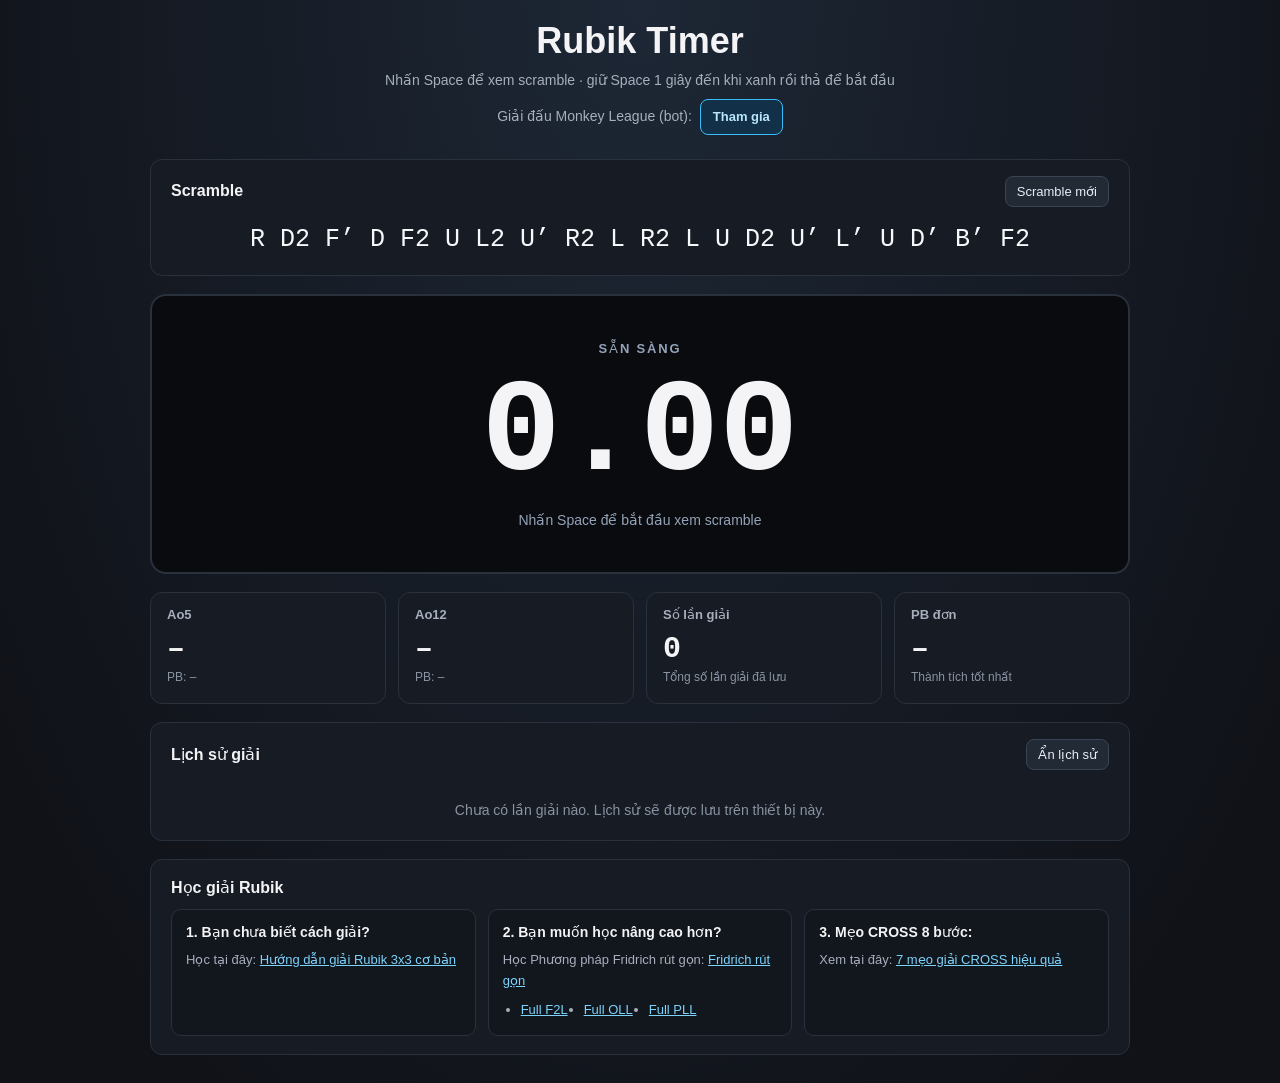
<file: index.html>
<!DOCTYPE html>
<html lang="vi">
<head>
  <meta charset="utf-8">
  <meta name="viewport" content="width=device-width, initial-scale=1, viewport-fit=cover">
  <meta name="theme-color" content="#101218">
  <title>Rubik Timer</title>
  <link rel="stylesheet" href="timer.css">
</head>
<body>
  <main class="app">
    <header class="page-header">
      <h1>Rubik Timer</h1>
      <p>Nhấn Space để xem scramble · giữ Space 1 giây đến khi xanh rồi thả để bắt đầu</p>
      <p class="league-invite">
        Giải đấu Monkey League (bot):
        <a class="league-link" href="versusbot.html">Tham gia</a>
      </p>
    </header>

    <section class="scramble-card" aria-label="Scramble hiện tại">
      <div class="section-heading">
        <h2>Scramble</h2>
        <button class="secondary-button" id="newScramble" type="button">Scramble mới</button>
      </div>
      <p class="scramble" id="scramble" aria-live="polite"></p>
    </section>

    <section class="timer-section" aria-label="Đồng hồ bấm giờ">
      <div class="timer-surface" id="timerSurface" role="group" tabindex="0" aria-label="Vùng hiển thị và điều khiển timer">
        <span class="timer-caption" id="timerCaption">SẴN SÀNG</span>
        <span class="timer-display" id="timerDisplay">0.00</span>
        <span class="timer-hint" id="timerHint">Nhấn Space để bắt đầu xem scramble</span>
      </div>
      <div class="penalties" id="penalties" hidden>
        <span>Áp dụng hình phạt cho lần giải này:</span>
        <button class="penalty-button" id="dnfButton" type="button" aria-pressed="false">DNF</button>
        <button class="penalty-button" id="plusTwoButton" type="button" aria-pressed="false">+2</button>
      </div>
      <p class="storage-status" id="storageStatus" role="status" hidden></p>
    </section>

    <section class="stats" aria-label="Thống kê">
      <article class="stat-card">
        <h2>Ao5</h2>
        <p class="stat-value" id="ao5">–</p>
        <p class="stat-detail">PB: <span id="pbAo5">–</span></p>
      </article>
      <article class="stat-card">
        <h2>Ao12</h2>
        <p class="stat-value" id="ao12">–</p>
        <p class="stat-detail">PB: <span id="pbAo12">–</span></p>
      </article>
      <article class="stat-card">
        <h2>Số lần giải</h2>
        <p class="stat-value" id="solveCount">0</p>
        <p class="stat-detail">Tổng số lần giải đã lưu</p>
      </article>
      <article class="stat-card">
        <h2>PB đơn</h2>
        <p class="stat-value" id="pbSingle">–</p>
        <p class="stat-detail">Thành tích tốt nhất</p>
      </article>
    </section>

    <section class="history-section" aria-labelledby="historyHeading">
      <div class="section-heading">
        <h2 id="historyHeading">Lịch sử giải</h2>
        <button class="secondary-button" id="historyToggle" type="button" aria-expanded="true" aria-controls="historyContent">Ẩn lịch sử</button>
      </div>
      <div id="historyContent">
        <ol class="solve-list" id="solveList"></ol>
        <p class="empty-state" id="emptyState">Chưa có lần giải nào. Lịch sử sẽ được lưu trên thiết bị này.</p>
      </div>
    </section>

    <section class="learning-section" aria-labelledby="learningHeading">
      <h2 id="learningHeading">Học giải Rubik</h2>
      <div class="learning-list">
        <article class="learning-card">
          <h3>1. Bạn chưa biết cách giải?</h3>
          <p>Học tại đây:
            <a href="https://myrubik.com/vi/solve/3x3x3/beginner" target="_blank" rel="noopener noreferrer">Hướng dẫn giải Rubik 3x3 cơ bản</a>
          </p>
        </article>
        <article class="learning-card">
          <h3>2. Bạn muốn học nâng cao hơn?</h3>
          <p>Học Phương pháp Fridrich rút gọn:
            <a href="https://myrubik.com/vi/solve/3x3x3/reduced-fridrich" target="_blank" rel="noopener noreferrer">Fridrich rút gọn</a>
          </p>
          <ul class="learning-links">
            <li><a href="http://myrubik.com/vi/solve/3x3x3/complete-fridrich/f2l" target="_blank" rel="noopener noreferrer">Full F2L</a></li>
            <li><a href="http://myrubik.com/vi/solve/3x3x3/complete-fridrich/oll" target="_blank" rel="noopener noreferrer">Full OLL</a></li>
            <li><a href="http://myrubik.com/vi/solve/3x3x3/complete-fridrich/pll" target="_blank" rel="noopener noreferrer">Full PLL</a></li>
          </ul>
        </article>
        <article class="learning-card">
          <h3>3. Mẹo CROSS 8 bước:</h3>
          <p>Xem tại đây:
            <a href="https://rubikonline.vn/7-meo-giup-ban-giai-cross-dau-cong-rubik-hieu-qua-hon" target="_blank" rel="noopener noreferrer">7 mẹo giải CROSS hiệu quả</a>
          </p>
        </article>
      </div>
    </section>
  </main>
  <script src="timer.js"></script>
</body>
</html>
</file>
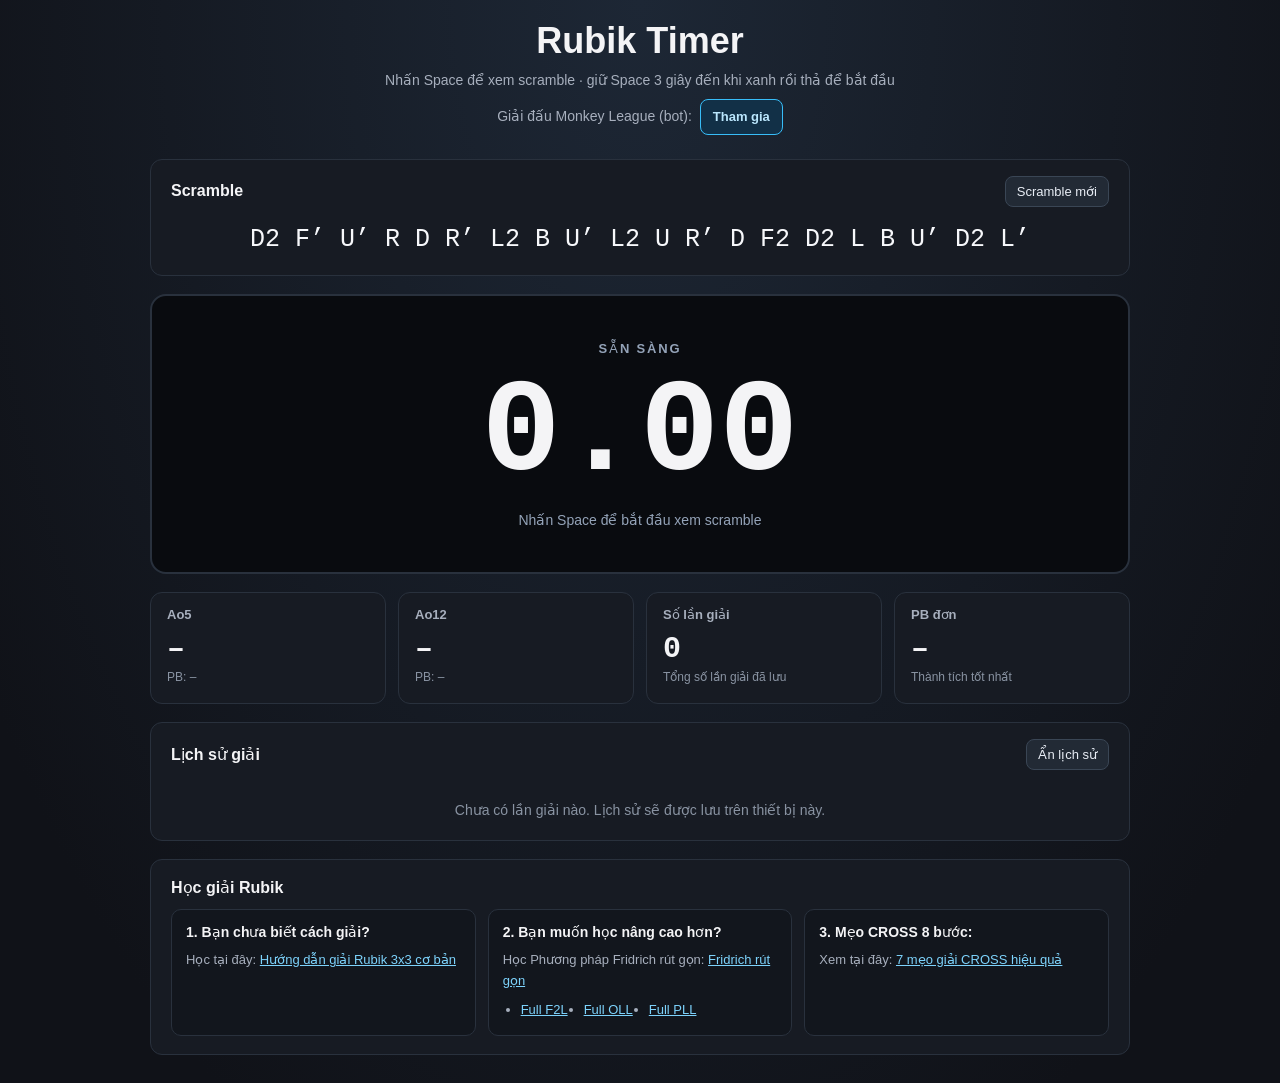
<file: timer_main/index.html>
<!DOCTYPE html>
<html lang="vi">
<head>
  <meta charset="utf-8">
  <meta name="viewport" content="width=device-width, initial-scale=1, viewport-fit=cover">
  <meta name="theme-color" content="#101218">
  <title>Rubik Timer</title>
  <link rel="stylesheet" href="timer.css">
</head>
<body>
  <main class="app">
    <header class="page-header">
      <h1>Rubik Timer</h1>
      <p>Nhấn Space để xem scramble · giữ Space 3 giây đến khi xanh rồi thả để bắt đầu</p>
      <p class="league-invite">
        Giải đấu Monkey League (bot):
        <a class="league-link" href="versusbot.html">Tham gia</a>
      </p>
    </header>

    <section class="scramble-card" aria-label="Scramble hiện tại">
      <div class="section-heading">
        <h2>Scramble</h2>
        <button class="secondary-button" id="newScramble" type="button">Scramble mới</button>
      </div>
      <p class="scramble" id="scramble" aria-live="polite"></p>
    </section>

    <section class="timer-section" aria-label="Đồng hồ bấm giờ">
      <div class="timer-surface" id="timerSurface" role="group" tabindex="0" aria-label="Vùng hiển thị và điều khiển timer">
        <span class="timer-caption" id="timerCaption">SẴN SÀNG</span>
        <span class="timer-display" id="timerDisplay">0.00</span>
        <span class="timer-hint" id="timerHint">Nhấn Space để bắt đầu xem scramble</span>
      </div>
      <div class="penalties" id="penalties" hidden>
        <span>Áp dụng hình phạt cho lần giải này:</span>
        <button class="penalty-button" id="dnfButton" type="button" aria-pressed="false">DNF</button>
        <button class="penalty-button" id="plusTwoButton" type="button" aria-pressed="false">+2</button>
      </div>
      <p class="storage-status" id="storageStatus" role="status" hidden></p>
    </section>

    <section class="stats" aria-label="Thống kê">
      <article class="stat-card">
        <h2>Ao5</h2>
        <p class="stat-value" id="ao5">–</p>
        <p class="stat-detail">PB: <span id="pbAo5">–</span></p>
      </article>
      <article class="stat-card">
        <h2>Ao12</h2>
        <p class="stat-value" id="ao12">–</p>
        <p class="stat-detail">PB: <span id="pbAo12">–</span></p>
      </article>
      <article class="stat-card">
        <h2>Số lần giải</h2>
        <p class="stat-value" id="solveCount">0</p>
        <p class="stat-detail">Tổng số lần giải đã lưu</p>
      </article>
      <article class="stat-card">
        <h2>PB đơn</h2>
        <p class="stat-value" id="pbSingle">–</p>
        <p class="stat-detail">Thành tích tốt nhất</p>
      </article>
    </section>

    <section class="history-section" aria-labelledby="historyHeading">
      <div class="section-heading">
        <h2 id="historyHeading">Lịch sử giải</h2>
        <button class="secondary-button" id="historyToggle" type="button" aria-expanded="true" aria-controls="historyContent">Ẩn lịch sử</button>
      </div>
      <div id="historyContent">
        <ol class="solve-list" id="solveList"></ol>
        <p class="empty-state" id="emptyState">Chưa có lần giải nào. Lịch sử sẽ được lưu trên thiết bị này.</p>
      </div>
    </section>

    <section class="learning-section" aria-labelledby="learningHeading">
      <h2 id="learningHeading">Học giải Rubik</h2>
      <div class="learning-list">
        <article class="learning-card">
          <h3>1. Bạn chưa biết cách giải?</h3>
          <p>Học tại đây:
            <a href="https://myrubik.com/vi/solve/3x3x3/beginner" target="_blank" rel="noopener noreferrer">Hướng dẫn giải Rubik 3x3 cơ bản</a>
          </p>
        </article>
        <article class="learning-card">
          <h3>2. Bạn muốn học nâng cao hơn?</h3>
          <p>Học Phương pháp Fridrich rút gọn:
            <a href="https://myrubik.com/vi/solve/3x3x3/reduced-fridrich" target="_blank" rel="noopener noreferrer">Fridrich rút gọn</a>
          </p>
          <ul class="learning-links">
            <li><a href="http://myrubik.com/vi/solve/3x3x3/complete-fridrich/f2l" target="_blank" rel="noopener noreferrer">Full F2L</a></li>
            <li><a href="http://myrubik.com/vi/solve/3x3x3/complete-fridrich/oll" target="_blank" rel="noopener noreferrer">Full OLL</a></li>
            <li><a href="http://myrubik.com/vi/solve/3x3x3/complete-fridrich/pll" target="_blank" rel="noopener noreferrer">Full PLL</a></li>
          </ul>
        </article>
        <article class="learning-card">
          <h3>3. Mẹo CROSS 8 bước:</h3>
          <p>Xem tại đây:
            <a href="https://rubikonline.vn/7-meo-giup-ban-giai-cross-dau-cong-rubik-hieu-qua-hon" target="_blank" rel="noopener noreferrer">7 mẹo giải CROSS hiệu quả</a>
          </p>
        </article>
      </div>
    </section>
  </main>
  <script src="timer.js"></script>
</body>
</html>
</file>
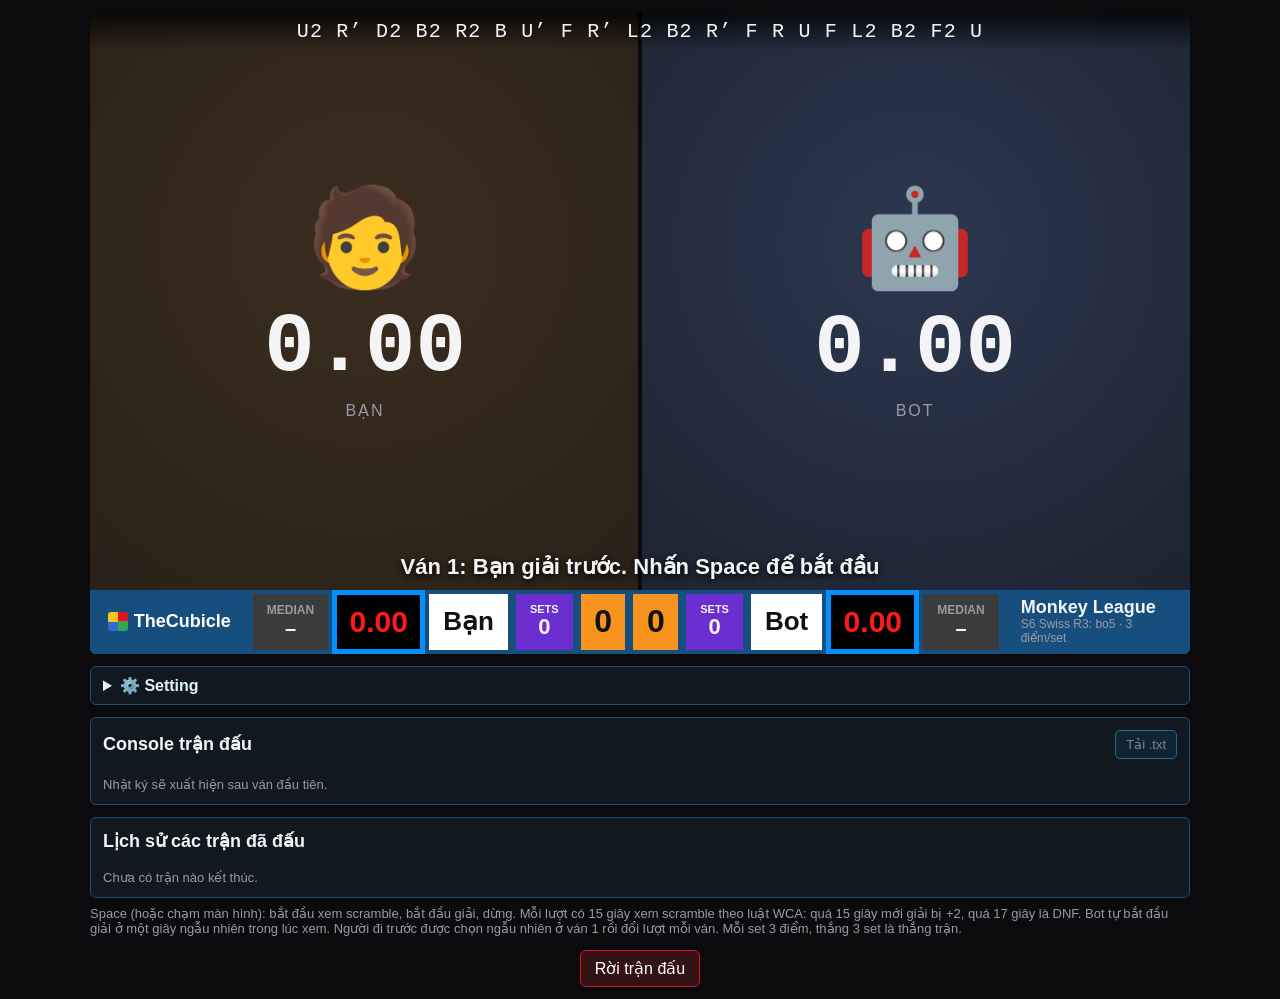
<file: versusbot.html>
<!DOCTYPE html>
<html lang="vi">

<head>
  <meta charset="utf-8">
  <meta name="viewport" content="width=device-width, initial-scale=1, viewport-fit=cover">
  <title>Monkey League – Rubik vs Bot</title>
  <link rel="stylesheet" href="styles.css">
</head>

<body>
  <div class="wrap">
    <div class="stage" id="stage">
      <div class="side p">
        <div class="avatar">🧑</div>
        <div class="big" id="bigP">0.00</div>
        <div class="tag" id="tagP">Bạn</div>
      </div>
      <div class="side b">
        <div class="avatar">🤖</div>
        <div class="big" id="bigB">0.00</div>
        <div class="tag" id="tagB">Bot</div>
      </div>
      <div class="divider"></div>
      <div class="scramble" id="scr"></div>
      <div class="msg" id="msg"></div>
    </div>
    <div class="bar">
      <div class="logo"><i></i>TheCubicle</div>
      <div class="med" id="medCellP">MEDIAN<b id="medP">–</b></div>
      <div class="time" id="timeP">0.00</div>
      <div class="name">Bạn</div>
      <div class="sets" id="setsCellP">SETS<b id="setP">0</b></div>
      <div class="pts" id="ptsP">0</div>
      <div class="pts" id="ptsB">0</div>
      <div class="sets" id="setsCellB">SETS<b id="setB">0</b></div>
      <div class="name">Bot</div>
      <div class="time" id="timeB">0.00</div>
      <div class="med" id="medCellB">MEDIAN<b id="medB">–</b></div>
      <div class="info">Monkey League<small id="matchFormat">S6 Swiss R3: bo5 sets</small></div>
    </div>
    <details class="settings">
      <summary>⚙️ Setting</summary>
      <div class="settings-content">
        <div class="cfg">
          <label for="mean">Bot – trung bình (giây):</label>
          <input id="mean" type="number" value="32" min="5" step="0.5">
          <label for="sigma">Sigma:</label>
          <input id="sigma" type="number" value="4" min="0.5" step="0.5">
          <label for="min">Min:</label>
          <input id="min" type="number" value="15" min="5" step="0.5">
          <label for="pointsToWin">Điểm để thắng một set:</label>
          <input id="pointsToWin" type="number" value="3" min="1" step="1">
          <label for="setsToWin">Sets để thắng trận:</label>
          <input id="setsToWin" type="number" value="3" min="1" step="1">
        </div>
        <p class="settings-note" id="settingsNote">Luật mới áp dụng từ trận tiếp theo.</p>
        <p class="settings-error" id="settingsError" role="status" hidden></p>
      </div>
    </details>
    <section class="match-console" aria-labelledby="matchConsoleHeading">
      <div class="panel-heading">
        <h2 id="matchConsoleHeading">Console trận đấu</h2>
        <button class="console-download" id="downloadLog" type="button" disabled>Tải .txt</button>
      </div>
      <pre class="match-log" id="matchLog" aria-live="polite"></pre>
      <p class="log-empty" id="logEmpty">Nhật ký sẽ xuất hiện sau ván đầu tiên.</p>
    </section>
    <section class="match-history" aria-labelledby="matchHistoryHeading">
      <h2 id="matchHistoryHeading">Lịch sử các trận đã đấu</h2>
      <ol class="match-history-list" id="matchHistoryList"></ol>
      <p class="history-empty" id="historyEmpty">Chưa có trận nào kết thúc.</p>
      <p class="history-error" id="historyError" role="status" hidden></p>
    </section>
    <div class="hint">Space (hoặc chạm màn hình): bắt đầu xem scramble, bắt đầu giải, dừng. Mỗi lượt có 15 giây xem
      scramble theo luật WCA: quá 15 giây mới giải bị +2, quá 17 giây là DNF. Bot tự bắt đầu giải ở một giây ngẫu nhiên
      trong lúc xem. Người đi trước được chọn ngẫu nhiên ở ván 1 rồi đổi lượt mỗi ván. Mỗi set 3 điểm, thắng 3 set là
      thắng trận.</div>
    <div class="leave-match">
      <button class="leave-button" id="leaveMatch" type="button">Rời trận đấu</button>
    </div>
  </div>
  <div class="orientation-notice" id="orientationNotice" hidden>
    <div class="orientation-card">
      <div class="orientation-icon" aria-hidden="true">↻</div>
      <h1>Hãy xoay điện thoại nằm ngang</h1>
      <p id="orientationStatus">Monkey League cần màn hình ngang để hiển thị đầy đủ.</p>
      <button id="enableLandscape" type="button">Thử khóa màn hình ngang</button>
    </div>
  </div>

  <script src="script.js"></script>
</body>

</html>
</file>
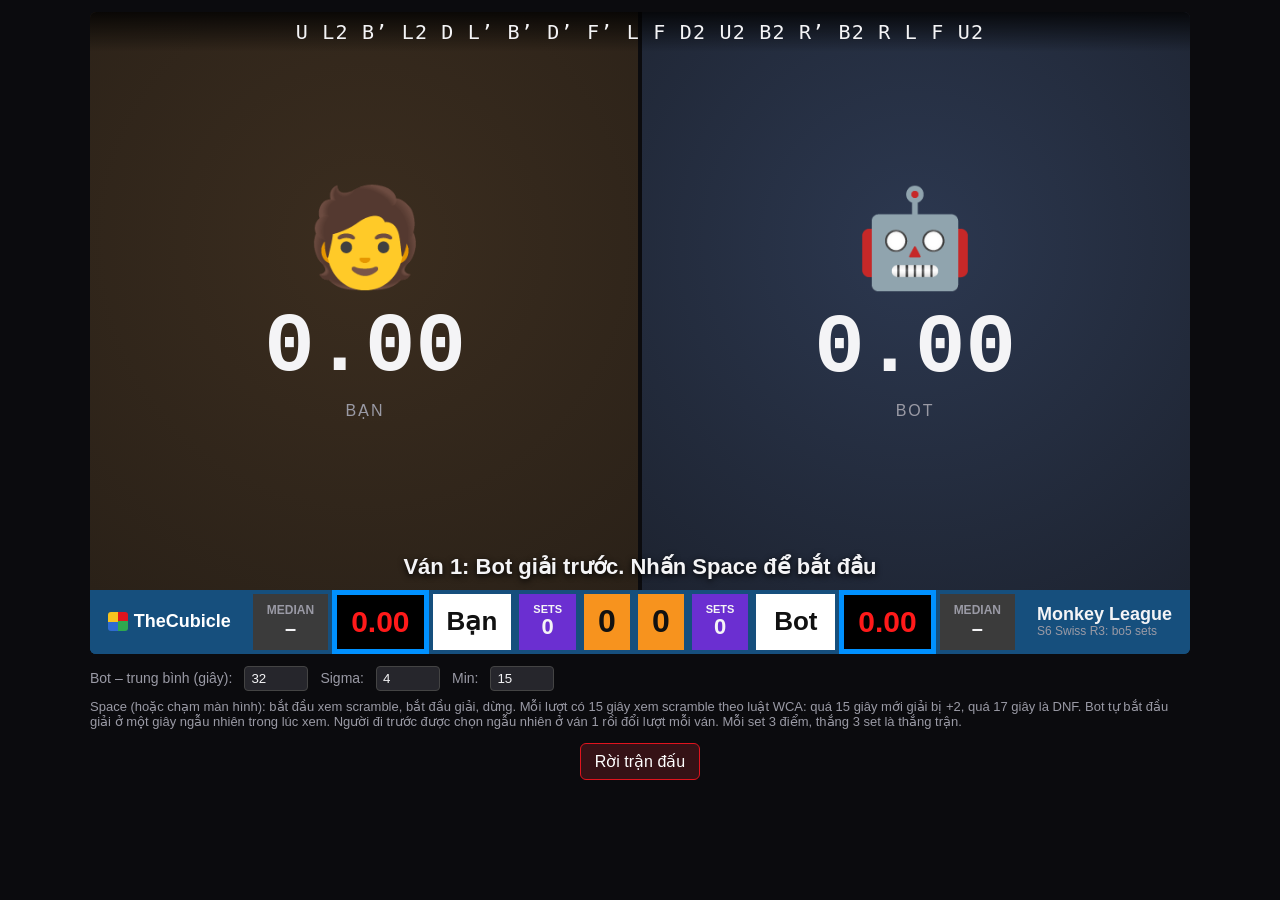
<file: wca/versusbot.html>
<!DOCTYPE html>
<html lang="vi">

<head>
  <meta charset="utf-8">
  <meta name="viewport" content="width=device-width, initial-scale=1, viewport-fit=cover">
  <title>Monkey League – Rubik vs Bot</title>
  <link rel="stylesheet" href="styles.css">
</head>

<body>
  <div class="wrap">
    <div class="stage" id="stage">
      <div class="side p">
        <div class="avatar">🧑</div>
        <div class="big" id="bigP">0.00</div>
        <div class="tag" id="tagP">Bạn</div>
      </div>
      <div class="side b">
        <div class="avatar">🤖</div>
        <div class="big" id="bigB">0.00</div>
        <div class="tag" id="tagB">Bot</div>
      </div>
      <div class="divider"></div>
      <div class="scramble" id="scr"></div>
      <div class="msg" id="msg"></div>
    </div>
    <div class="bar">
      <div class="logo"><i></i>TheCubicle</div>
      <div class="med">MEDIAN<b id="medP">–</b></div>
      <div class="time" id="timeP">0.00</div>
      <div class="name">Bạn</div>
      <div class="sets">SETS<b id="setP">0</b></div>
      <div class="pts" id="ptsP">0</div>
      <div class="pts" id="ptsB">0</div>
      <div class="sets">SETS<b id="setB">0</b></div>
      <div class="name">Bot</div>
      <div class="time" id="timeB">0.00</div>
      <div class="med">MEDIAN<b id="medB">–</b></div>
      <div class="info">Monkey League<small>S6 Swiss R3: bo5 sets</small></div>
    </div>
    <div class="cfg">
      Bot – trung bình (giây): <input id="mean" type="number" value="32" min="5" step="0.5">
      Sigma: <input id="sigma" type="number" value="4" min="0.5" step="0.5">
      Min: <input id="min" type="number" value="15" min="5" step="0.5">
    </div>
    <div class="hint">Space (hoặc chạm màn hình): bắt đầu xem scramble, bắt đầu giải, dừng. Mỗi lượt có 15 giây xem
      scramble theo luật WCA: quá 15 giây mới giải bị +2, quá 17 giây là DNF. Bot tự bắt đầu giải ở một giây ngẫu nhiên
      trong lúc xem. Người đi trước được chọn ngẫu nhiên ở ván 1 rồi đổi lượt mỗi ván. Mỗi set 3 điểm, thắng 3 set là
      thắng trận.</div>
    <div class="leave-match">
      <button class="leave-button" id="leaveMatch" type="button">Rời trận đấu</button>
    </div>
  </div>

  <script src="script.js"></script>
</body>

</html>
</file>
<file: timer.css>
:root {
  color-scheme: dark;
  font-family: "Segoe UI", Roboto, Arial, sans-serif;
  background: #101218;
  color: #f4f4f6;
  font-synthesis: none;
  text-rendering: optimizeLegibility;
}

* {
  box-sizing: border-box;
}

body {
  min-width: 320px;
  min-height: 100vh;
  margin: 0;
  padding: max(20px, env(safe-area-inset-top)) 16px max(28px, env(safe-area-inset-bottom));
  background: radial-gradient(ellipse at 50% 0, #1d2735 0, #101218 48rem);
}

button {
  font: inherit;
}

.app {
  width: min(100%, 980px);
  margin: 0 auto;
}

.page-header {
  margin-bottom: 24px;
  text-align: center;
}

.page-header h1 {
  margin: 0;
  font-size: clamp(24px, 5vw, 36px);
}

.page-header p {
  margin: 8px 0 0;
  color: #a7afbd;
  font-size: 14px;
  line-height: 1.5;
}

.league-invite {
  display: flex;
  align-items: center;
  justify-content: center;
  flex-wrap: wrap;
  gap: 8px;
}

.league-link {
  display: inline-block;
  padding: 7px 12px;
  border: 1px solid #38bdf8;
  border-radius: 8px;
  background: #123047;
  color: #bae6fd;
  font-size: 13px;
  font-weight: 700;
  text-decoration: none;
  transition: background-color 120ms ease;
}

.league-link:hover {
  background: #164e70;
}

.scramble-card,
.stat-card,
.history-section {
  border: 1px solid #29313d;
  border-radius: 12px;
  background: #171b23;
}

.scramble-card {
  padding: 16px 20px;
}

.section-heading {
  display: flex;
  align-items: center;
  justify-content: space-between;
  gap: 12px;
}

.section-heading h2 {
  margin: 0;
  font-size: 16px;
}

.secondary-button,
.penalty-button {
  border: 1px solid #3a4655;
  border-radius: 8px;
  color: #e8edf5;
  cursor: pointer;
  transition: background-color 120ms ease, border-color 120ms ease;
}

.secondary-button {
  padding: 7px 11px;
  background: #222a35;
  font-size: 13px;
}

.secondary-button:hover,
.penalty-button:hover {
  border-color: #60a5fa;
  background: #263445;
}

button:focus-visible {
  outline: 2px solid #60a5fa;
  outline-offset: 3px;
}

.scramble {
  margin: 14px 0 0;
  color: #f7f8fb;
  font-family: Consolas, "Courier New", monospace;
  font-size: clamp(17px, 3.2vw, 25px);
  line-height: 1.55;
  overflow-wrap: anywhere;
  text-align: center;
}

.timer-section {
  margin: 18px 0;
}

.timer-surface {
  display: flex;
  min-height: clamp(190px, 32vw, 280px);
  flex-direction: column;
  align-items: center;
  justify-content: center;
  gap: 12px;
  padding: 20px;
  border: 2px solid #29313d;
  border-radius: 16px;
  background: #090b0f;
  cursor: pointer;
  touch-action: none;
  user-select: none;
  -webkit-user-select: none;
}

.timer-caption {
  color: #94a3b8;
  font-size: 13px;
  font-weight: 700;
  letter-spacing: 0.14em;
}

.timer-display {
  color: #f4f4f6;
  font-family: Consolas, "Courier New", monospace;
  font-size: clamp(64px, 15vw, 132px);
  font-variant-numeric: tabular-nums;
  font-weight: 700;
  line-height: 1;
}

.timer-hint {
  color: #94a3b8;
  font-size: 14px;
  text-align: center;
}

.timer-surface.is-inspecting {
  border-color: #526174;
}

.timer-surface.is-arming {
  border-color: #eab308;
}

.timer-surface.is-ready {
  border-color: #22c55e;
  background: #22c55e;
}

.timer-surface.is-ready .timer-caption,
.timer-surface.is-ready .timer-display,
.timer-surface.is-ready .timer-hint {
  color: #07130b;
}

.timer-surface.is-solving .timer-display {
  color: #7dd3fc;
}

.penalties {
  display: flex;
  flex-wrap: wrap;
  align-items: center;
  justify-content: center;
  gap: 8px;
  margin-top: 12px;
  color: #a7afbd;
  font-size: 13px;
}

.penalty-button {
  min-width: 58px;
  padding: 7px 12px;
  background: #202630;
  font-weight: 700;
}

.penalty-button[aria-pressed="true"] {
  border-color: #f97316;
  background: #7c2d12;
  color: #fff7ed;
}

.storage-status {
  margin: 10px 0 0;
  color: #fca5a5;
  font-size: 13px;
  text-align: center;
}

.stats {
  display: grid;
  grid-template-columns: repeat(4, minmax(0, 1fr));
  gap: 12px;
}

.stat-card {
  min-height: 112px;
  padding: 14px 16px;
}

.stat-card h2 {
  margin: 0;
  color: #a7afbd;
  font-size: 13px;
  font-weight: 600;
}

.stat-value {
  margin: 10px 0 4px;
  font-family: Consolas, "Courier New", monospace;
  font-size: clamp(22px, 4vw, 30px);
  font-weight: 700;
  font-variant-numeric: tabular-nums;
}

.stat-detail {
  margin: 0;
  color: #8993a2;
  font-size: 12px;
}

.history-section {
  margin-top: 18px;
  padding: 16px 20px;
}

.history-section .section-heading {
  margin-bottom: 12px;
}

.solve-list {
  display: grid;
  gap: 8px;
  margin: 0;
  padding: 0;
  list-style: none;
}

.solve-item {
  display: grid;
  grid-template-columns: 52px minmax(100px, 150px) minmax(0, 1fr);
  align-items: baseline;
  gap: 12px;
  padding: 10px 0;
  border-top: 1px solid #29313d;
}

.solve-number {
  color: #8993a2;
  font-size: 13px;
}

.solve-result {
  font-family: Consolas, "Courier New", monospace;
  font-size: 17px;
  font-weight: 700;
  font-variant-numeric: tabular-nums;
}

.solve-scramble {
  color: #a7afbd;
  font-family: Consolas, "Courier New", monospace;
  font-size: 12px;
  line-height: 1.5;
  overflow-wrap: anywhere;
}

.empty-state {
  margin: 0;
  padding: 20px 0 6px;
  color: #8993a2;
  font-size: 14px;
  text-align: center;
}

.learning-section {
  margin-top: 18px;
  padding: 18px 20px;
  border: 1px solid #29313d;
  border-radius: 12px;
  background: #171b23;
}

.learning-section > h2 {
  margin: 0 0 12px;
  font-size: 16px;
}

.learning-list {
  display: grid;
  grid-template-columns: repeat(auto-fit, minmax(min(100%, 250px), 1fr));
  gap: 12px;
}

.learning-card {
  padding: 14px;
  border: 1px solid #29313d;
  border-radius: 10px;
  background: #12161d;
}

.learning-card h3 {
  margin: 0 0 10px;
  font-size: 14px;
}

.learning-card p,
.learning-links {
  margin: 0;
  color: #a7afbd;
  font-size: 13px;
  line-height: 1.6;
}

.learning-card a {
  color: #7dd3fc;
  overflow-wrap: anywhere;
}

.learning-links {
  display: flex;
  flex-wrap: wrap;
  gap: 4px 16px;
  margin-top: 8px;
  padding-left: 18px;
}

[hidden] {
  display: none !important;
}

@media (max-width: 680px) {
  .stats {
    grid-template-columns: repeat(2, minmax(0, 1fr));
  }

  .solve-item {
    grid-template-columns: 42px minmax(82px, 100px) minmax(0, 1fr);
    gap: 8px;
  }

  .scramble-card,
  .history-section,
  .learning-section {
    padding-right: 14px;
    padding-left: 14px;
  }
}

@media (orientation: landscape) and (max-height: 520px) and (max-width: 1000px) {
  body {
    padding: max(8px, env(safe-area-inset-top)) 12px max(12px, env(safe-area-inset-bottom));
  }

  .app {
    display: grid;
    grid-template-columns: minmax(0, 1.1fr) minmax(0, 0.9fr);
    gap: 8px 12px;
    align-items: start;
  }

  .page-header {
    grid-column: 1 / -1;
    display: flex;
    flex-wrap: wrap;
    align-items: center;
    justify-content: center;
    gap: 4px 14px;
    margin: 0;
  }

  .page-header h1 {
    font-size: 22px;
  }

  .page-header p {
    margin: 0;
    font-size: 11px;
  }

  .league-link {
    padding: 4px 8px;
    font-size: 11px;
  }

  .scramble-card {
    grid-column: 1;
    grid-row: 2;
    padding: 9px 12px;
  }

  .section-heading h2 {
    font-size: 14px;
  }

  .scramble {
    margin-top: 6px;
    font-size: clamp(13px, 2.4vw, 19px);
    line-height: 1.35;
  }

  .timer-section {
    grid-column: 1;
    grid-row: 3;
    margin: 0;
  }

  .timer-surface {
    min-height: clamp(126px, 38vh, 190px);
    gap: 6px;
    padding: 10px;
  }

  .timer-display {
    font-size: clamp(48px, 10vw, 84px);
  }

  .timer-caption {
    font-size: 11px;
  }

  .timer-hint {
    font-size: 11px;
  }

  .stats {
    grid-column: 2;
    grid-row: 2 / span 2;
    grid-template-columns: repeat(2, minmax(0, 1fr));
    gap: 8px;
    align-self: stretch;
  }

  .stat-card {
    min-height: 80px;
    padding: 9px;
  }

  .stat-card h2 {
    font-size: 11px;
  }

  .stat-value {
    margin: 5px 0 2px;
    font-size: clamp(18px, 3vw, 24px);
  }

  .stat-detail {
    font-size: 10px;
  }

  .history-section,
  .learning-section {
    grid-column: 1 / -1;
    margin-top: 0;
  }
}

@media (prefers-reduced-motion: reduce) {
  *,
  *::before,
  *::after {
    scroll-behavior: auto !important;
    transition-duration: 0.01ms !important;
  }
}
</file>
<file: timer_main/timer.css>
:root {
  color-scheme: dark;
  font-family: "Segoe UI", Roboto, Arial, sans-serif;
  background: #101218;
  color: #f4f4f6;
  font-synthesis: none;
  text-rendering: optimizeLegibility;
}

* {
  box-sizing: border-box;
}

body {
  min-width: 320px;
  min-height: 100vh;
  margin: 0;
  padding: max(20px, env(safe-area-inset-top)) 16px max(28px, env(safe-area-inset-bottom));
  background: radial-gradient(ellipse at 50% 0, #1d2735 0, #101218 48rem);
}

button {
  font: inherit;
}

.app {
  width: min(100%, 980px);
  margin: 0 auto;
}

.page-header {
  margin-bottom: 24px;
  text-align: center;
}

.page-header h1 {
  margin: 0;
  font-size: clamp(24px, 5vw, 36px);
}

.page-header p {
  margin: 8px 0 0;
  color: #a7afbd;
  font-size: 14px;
  line-height: 1.5;
}

.league-invite {
  display: flex;
  align-items: center;
  justify-content: center;
  flex-wrap: wrap;
  gap: 8px;
}

.league-link {
  display: inline-block;
  padding: 7px 12px;
  border: 1px solid #38bdf8;
  border-radius: 8px;
  background: #123047;
  color: #bae6fd;
  font-size: 13px;
  font-weight: 700;
  text-decoration: none;
  transition: background-color 120ms ease;
}

.league-link:hover {
  background: #164e70;
}

.scramble-card,
.stat-card,
.history-section {
  border: 1px solid #29313d;
  border-radius: 12px;
  background: #171b23;
}

.scramble-card {
  padding: 16px 20px;
}

.section-heading {
  display: flex;
  align-items: center;
  justify-content: space-between;
  gap: 12px;
}

.section-heading h2 {
  margin: 0;
  font-size: 16px;
}

.secondary-button,
.penalty-button {
  border: 1px solid #3a4655;
  border-radius: 8px;
  color: #e8edf5;
  cursor: pointer;
  transition: background-color 120ms ease, border-color 120ms ease;
}

.secondary-button {
  padding: 7px 11px;
  background: #222a35;
  font-size: 13px;
}

.secondary-button:hover,
.penalty-button:hover {
  border-color: #60a5fa;
  background: #263445;
}

button:focus-visible {
  outline: 2px solid #60a5fa;
  outline-offset: 3px;
}

.scramble {
  margin: 14px 0 0;
  color: #f7f8fb;
  font-family: Consolas, "Courier New", monospace;
  font-size: clamp(17px, 3.2vw, 25px);
  line-height: 1.55;
  overflow-wrap: anywhere;
  text-align: center;
}

.timer-section {
  margin: 18px 0;
}

.timer-surface {
  display: flex;
  min-height: clamp(190px, 32vw, 280px);
  flex-direction: column;
  align-items: center;
  justify-content: center;
  gap: 12px;
  padding: 20px;
  border: 2px solid #29313d;
  border-radius: 16px;
  background: #090b0f;
  cursor: pointer;
  touch-action: none;
  user-select: none;
  -webkit-user-select: none;
}

.timer-caption {
  color: #94a3b8;
  font-size: 13px;
  font-weight: 700;
  letter-spacing: 0.14em;
}

.timer-display {
  color: #f4f4f6;
  font-family: Consolas, "Courier New", monospace;
  font-size: clamp(64px, 15vw, 132px);
  font-variant-numeric: tabular-nums;
  font-weight: 700;
  line-height: 1;
}

.timer-hint {
  color: #94a3b8;
  font-size: 14px;
  text-align: center;
}

.timer-surface.is-inspecting {
  border-color: #526174;
}

.timer-surface.is-arming {
  border-color: #eab308;
}

.timer-surface.is-ready {
  border-color: #22c55e;
  background: #22c55e;
}

.timer-surface.is-ready .timer-caption,
.timer-surface.is-ready .timer-display,
.timer-surface.is-ready .timer-hint {
  color: #07130b;
}

.timer-surface.is-solving .timer-display {
  color: #7dd3fc;
}

.penalties {
  display: flex;
  flex-wrap: wrap;
  align-items: center;
  justify-content: center;
  gap: 8px;
  margin-top: 12px;
  color: #a7afbd;
  font-size: 13px;
}

.penalty-button {
  min-width: 58px;
  padding: 7px 12px;
  background: #202630;
  font-weight: 700;
}

.penalty-button[aria-pressed="true"] {
  border-color: #f97316;
  background: #7c2d12;
  color: #fff7ed;
}

.storage-status {
  margin: 10px 0 0;
  color: #fca5a5;
  font-size: 13px;
  text-align: center;
}

.stats {
  display: grid;
  grid-template-columns: repeat(4, minmax(0, 1fr));
  gap: 12px;
}

.stat-card {
  min-height: 112px;
  padding: 14px 16px;
}

.stat-card h2 {
  margin: 0;
  color: #a7afbd;
  font-size: 13px;
  font-weight: 600;
}

.stat-value {
  margin: 10px 0 4px;
  font-family: Consolas, "Courier New", monospace;
  font-size: clamp(22px, 4vw, 30px);
  font-weight: 700;
  font-variant-numeric: tabular-nums;
}

.stat-detail {
  margin: 0;
  color: #8993a2;
  font-size: 12px;
}

.history-section {
  margin-top: 18px;
  padding: 16px 20px;
}

.history-section .section-heading {
  margin-bottom: 12px;
}

.solve-list {
  display: grid;
  gap: 8px;
  margin: 0;
  padding: 0;
  list-style: none;
}

.solve-item {
  display: grid;
  grid-template-columns: 52px minmax(100px, 150px) minmax(0, 1fr);
  align-items: baseline;
  gap: 12px;
  padding: 10px 0;
  border-top: 1px solid #29313d;
}

.solve-number {
  color: #8993a2;
  font-size: 13px;
}

.solve-result {
  font-family: Consolas, "Courier New", monospace;
  font-size: 17px;
  font-weight: 700;
  font-variant-numeric: tabular-nums;
}

.solve-scramble {
  color: #a7afbd;
  font-family: Consolas, "Courier New", monospace;
  font-size: 12px;
  line-height: 1.5;
  overflow-wrap: anywhere;
}

.empty-state {
  margin: 0;
  padding: 20px 0 6px;
  color: #8993a2;
  font-size: 14px;
  text-align: center;
}

.learning-section {
  margin-top: 18px;
  padding: 18px 20px;
  border: 1px solid #29313d;
  border-radius: 12px;
  background: #171b23;
}

.learning-section > h2 {
  margin: 0 0 12px;
  font-size: 16px;
}

.learning-list {
  display: grid;
  grid-template-columns: repeat(auto-fit, minmax(min(100%, 250px), 1fr));
  gap: 12px;
}

.learning-card {
  padding: 14px;
  border: 1px solid #29313d;
  border-radius: 10px;
  background: #12161d;
}

.learning-card h3 {
  margin: 0 0 10px;
  font-size: 14px;
}

.learning-card p,
.learning-links {
  margin: 0;
  color: #a7afbd;
  font-size: 13px;
  line-height: 1.6;
}

.learning-card a {
  color: #7dd3fc;
  overflow-wrap: anywhere;
}

.learning-links {
  display: flex;
  flex-wrap: wrap;
  gap: 4px 16px;
  margin-top: 8px;
  padding-left: 18px;
}

[hidden] {
  display: none !important;
}

@media (max-width: 680px) {
  .stats {
    grid-template-columns: repeat(2, minmax(0, 1fr));
  }

  .solve-item {
    grid-template-columns: 42px minmax(82px, 100px) minmax(0, 1fr);
    gap: 8px;
  }

  .scramble-card,
  .history-section,
  .learning-section {
    padding-right: 14px;
    padding-left: 14px;
  }
}

@media (prefers-reduced-motion: reduce) {
  *,
  *::before,
  *::after {
    scroll-behavior: auto !important;
    transition-duration: 0.01ms !important;
  }
}
</file>
<file: styles.css>
:root {
  color-scheme: dark;
  --bg: #0b0b0e;
  --panel1: #2a2118;
  --panel2: #1d2330;
  --red: #e0141e;
  --purple: #6b2fd1;
  --orange: #f7931e;
  --bar: #164f7d;
  --box: #26262c;
  --text: #f4f4f6;
  --muted: #9a9aa5;
  box-sizing: border-box;
  padding-top: env(safe-area-inset-top, 0px);
  padding-bottom: env(safe-area-inset-bottom, 0px);
}

html {
  scroll-padding-top: env(safe-area-inset-top, 0px)
}

* {
  box-sizing: border-box
}

body {
  margin: 0;
  background: var(--bg);
  color: var(--text);
  font-family: "Segoe UI", Roboto, Arial, sans-serif;
  display: flex;
  flex-direction: column;
  align-items: center;
  min-height: 100vh;
  padding: 12px
}

.wrap {
  width: 100%;
  max-width: 1100px
}

.stage {
  position: relative;
  display: grid;
  grid-template-columns: 1fr 1fr;
  aspect-ratio: 16/8.4;
  border-radius: 6px 6px 0 0;
  overflow: hidden;
  cursor: pointer;
  user-select: none
}

.side {
  display: flex;
  flex-direction: column;
  align-items: center;
  justify-content: center;
  gap: 6px
}

.side.p {
  background: radial-gradient(circle at 50% 40%, #3b2d1f, var(--panel1))
}

.side.b {
  background: radial-gradient(circle at 50% 40%, #2c3850, var(--panel2))
}

.avatar {
  font-size: clamp(40px, 9vw, 96px)
}

.big {
  font-family: Consolas, "Courier New", monospace;
  font-weight: 700;
  font-size: clamp(32px, 8vw, 84px)
}

.tag {
  color: var(--muted);
  font-size: clamp(11px, 1.6vw, 16px);
  letter-spacing: .12em;
  text-transform: uppercase
}

.divider {
  position: absolute;
  left: 50%;
  top: 0;
  bottom: 0;
  width: 4px;
  background: var(--bg);
  transform: translateX(-50%)
}

.scramble {
  position: absolute;
  top: 0;
  left: 0;
  right: 0;
  padding: 8px 14px;
  text-align: center;
  background: linear-gradient(#000c, #0000);
  font-family: Consolas, monospace;
  font-size: clamp(11px, 2vw, 20px);
  letter-spacing: .06em
}

.msg {
  position: absolute;
  left: 0;
  right: 0;
  bottom: 10px;
  text-align: center;
  font-weight: 700;
  font-size: clamp(13px, 2.2vw, 22px);
  text-shadow: 0 2px 6px #000
}

.bar {
  display: flex;
  align-items: stretch;
  height: clamp(44px, 7vw, 64px);
  background: var(--bar);
  border-radius: 0 0 6px 6px;
  overflow: hidden;
  font-weight: 700
}

.bar>div {
  display: flex;
  align-items: center;
  justify-content: center;
  padding: 0 clamp(6px, 1.2vw, 14px);
  border: 4px solid #164f7d
}

.logo {
  background: #164f7d;
  color: #ffffff;
  font-size: clamp(11px, 1.8vw, 18px);
  gap: 6px
}

.logo i {
  width: 1.1em;
  height: 1.1em;
  background: conic-gradient(#e0141e 0 25%, #2fa84f 0 50%, #2f6bd1 0 75%, #f7c31e 0);
  border-radius: 3px
}

.med {
  flex-direction: column;
  background: #3b3b3b;
  font-size: clamp(9px, 1.2vw, 12px);
  color: var(--muted);
  line-height: 1.1
}

.med b {
  color: var(--text);
  font-size: clamp(13px, 2vw, 20px)
}

.time {
  background: #000;
  color: #ff1a1a;
  font-size: clamp(16px, 3vw, 30px);
  min-width: clamp(52px, 8vw, 68px);
  padding: 0 clamp(2px, 0.5vw, 6px);
  border: 5px solid rgb(0, 145, 255) !important;
}

.name {
  background: #fff;
  color: #111;
  flex: 1;
  font-size: clamp(14px, 2.4vw, 26px)
}

.sets {
  background: var(--purple);
  flex-direction: column;
  font-size: clamp(8px, 1.1vw, 11px);
  line-height: 1.1
}

.sets b {
  font-size: clamp(14px, 2.2vw, 22px)
}

.pts {
  background: var(--orange);
  color: #111;
  font-size: clamp(18px, 3.2vw, 32px);
  min-width: clamp(30px, 4.5vw, 50px)
}

.info {
  flex-direction: column;
  align-items: flex-start !important;
  font-size: clamp(11px, 1.8vw, 18px);
  line-height: 1.15;
  text-align: left;
  min-width: clamp(90px, 16vw, 170px)
}

.info small {
  font-weight: 400;
  color: var(--muted);
  font-size: clamp(8px, 1.2vw, 12px)
}

.match-console,
.match-history {
  margin-top: 12px;
  padding: 12px;
  border: 1px solid #164f7d;
  border-radius: 6px;
  background: #111820
}

.panel-heading {
  display: flex;
  align-items: center;
  justify-content: space-between;
  gap: 12px
}

.panel-heading h2,
.match-history h2 {
  margin: 0;
  font-size: clamp(14px, 2vw, 18px)
}

.console-download {
  border: 1px solid #38bdf8;
  border-radius: 5px;
  padding: 6px 10px;
  background: #123047;
  color: #e0f2fe;
  font: inherit;
  font-size: 13px;
  cursor: pointer
}

.console-download:disabled {
  cursor: not-allowed;
  opacity: .5
}

.match-log {
  max-height: 300px;
  overflow: auto;
  margin: 10px 0 0;
  color: #e5e7eb;
  font: 13px/1.6 Consolas, "Courier New", monospace;
  white-space: pre-wrap;
  overflow-wrap: anywhere
}

.log-empty,
.history-empty,
.history-error {
  margin: 8px 0 0;
  color: var(--muted);
  font-size: 13px
}

.history-error {
  color: #fca5a5
}

.match-history-list {
  display: grid;
  gap: 7px;
  margin: 10px 0 0;
  padding: 0;
  list-style: none
}

.match-history-item {
  display: grid;
  grid-template-columns: auto minmax(0, 1fr) auto;
  gap: 8px 14px;
  align-items: baseline;
  padding: 8px 0;
  border-top: 1px solid #29313d;
  font-size: 13px
}

.match-history-number {
  color: #d1d5db;
  white-space: nowrap
}

.match-history-score {
  color: #c084fc;
  font-weight: 700;
  white-space: nowrap
}

.match-history-medians {
  grid-column: 2;
  color: #a7afbd
}

.match-history-date {
  grid-column: 3;
  grid-row: 1 / span 2;
  color: #fff;
  white-space: nowrap
}

.settings {
  margin-top: 12px;
  border: 1px solid #164f7d;
  border-radius: 6px;
  background: #111820
}

.settings summary {
  padding: 9px 12px;
  color: #e0f2fe;
  font-weight: 700;
  cursor: pointer;
  user-select: none
}

.settings-content {
  padding: 0 12px 10px
}

.cfg {
  display: flex;
  flex-wrap: wrap;
  gap: 12px;
  align-items: center;
  color: var(--muted);
  font-size: 14px
}

.cfg input {
  width: 64px;
  background: var(--box);
  color: var(--text);
  border: 1px solid #444;
  border-radius: 4px;
  padding: 4px 6px
}

.settings-note,
.settings-error {
  margin: 8px 0 0;
  color: var(--muted);
  font-size: 12px
}

.settings-error {
  color: #fca5a5
}

.hint {
  margin-top: 8px;
  color: var(--muted);
  font-size: 13px
}

.leave-match {
  display: flex;
  justify-content: center;
  margin-top: 14px
}

.leave-button {
  border: 1px solid #e0141e;
  border-radius: 6px;
  padding: 8px 14px;
  background: #351216;
  color: #fff;
  font: inherit;
  cursor: pointer
}

.leave-button:hover {
  background: #57171d
}

.orientation-notice {
  display: none
}

.orientation-card {
  width: min(100%, 360px);
  padding: 24px;
  border: 1px solid #38bdf8;
  border-radius: 12px;
  background: #111820;
  text-align: center
}

.orientation-icon {
  color: #7dd3fc;
  font-size: 40px
}

.orientation-card h1 {
  margin: 8px 0;
  font-size: 21px
}

.orientation-card p {
  color: var(--muted);
  font-size: 14px;
  line-height: 1.5
}

.orientation-card button {
  border: 1px solid #38bdf8;
  border-radius: 6px;
  padding: 9px 12px;
  background: #123047;
  color: #e0f2fe;
  font: inherit;
  cursor: pointer
}

[hidden] {
  display: none !important
}

@media (orientation: portrait) and (max-width: 900px) {
  .orientation-notice:not([hidden]) {
    position: fixed;
    z-index: 10;
    inset: 0;
    display: flex;
    align-items: center;
    justify-content: center;
    padding: 20px;
    background: rgb(8 11 16 / 96%)
  }
}

@media (max-width: 600px) {
  .match-history-item {
    grid-template-columns: 1fr auto;
    gap: 5px 8px
  }

  .match-history-number {
    grid-column: 1
  }

  .match-history-score {
    grid-column: 2
  }

  .match-history-medians {
    grid-column: 1 / -1
  }

  .match-history-date {
    grid-column: 1 / -1;
    grid-row: auto
  }
}

@media (orientation: landscape) and (max-height: 520px) and (max-width: 1000px) {
  body {
    padding: 5px
  }

  .wrap {
    display: flex;
    max-width: none;
    flex-direction: column
  }

  .bar {
    order: -1;
    display: grid;
    grid-template-columns: repeat(6, minmax(0, 1fr));
    width: min(100%, 620px);
    height: auto;
    align-self: center;
    margin-bottom: 5px;
    border-radius: 6px
  }

  .bar>div {
    min-width: 0;
    padding: 2px;
    border-width: 1px
  }

  .bar .logo,
  .bar .name,
  .bar .time,
  .bar .info {
    display: none
  }

  #medCellP { order: 1 }
  #setsCellP { order: 2 }
  #ptsP { order: 3 }
  #ptsB { order: 4 }
  #setsCellB { order: 5 }
  #medCellB { order: 6 }

  .bar .med {
    font-size: clamp(7px, 1.4vw, 10px)
  }

  .bar .med b,
  .bar .sets b {
    font-size: clamp(10px, 2.4vw, 15px)
  }

  .bar .sets {
    font-size: clamp(7px, 1.3vw, 9px)
  }

  .bar .pts {
    min-width: 0;
    font-size: clamp(13px, 3vw, 20px)
  }

  .stage {
    order: 0;
    height: clamp(155px, 55vh, 230px);
    aspect-ratio: auto;
    border-radius: 6px
  }

  .side {
    gap: 3px
  }

  .avatar {
    font-size: clamp(28px, 6vw, 48px)
  }

  .big {
    font-size: clamp(40px, 13vh, 64px)
  }

  .tag {
    font-size: clamp(9px, 2.5vh, 12px)
  }

  .scramble {
    padding: 5px 8px;
    font-size: clamp(10px, 1.7vw, 14px)
  }

  .msg {
    bottom: 6px;
    font-size: clamp(11px, 2vw, 15px)
  }
}
</file>
<file: wca/styles.css>
:root {
  color-scheme: dark;
  --bg: #0b0b0e;
  --panel1: #2a2118;
  --panel2: #1d2330;
  --red: #e0141e;
  --purple: #6b2fd1;
  --orange: #f7931e;
  --bar: #164f7d;
  --box: #26262c;
  --text: #f4f4f6;
  --muted: #9a9aa5;
  box-sizing: border-box;
  padding-top: env(safe-area-inset-top, 0px);
  padding-bottom: env(safe-area-inset-bottom, 0px);
}

html {
  scroll-padding-top: env(safe-area-inset-top, 0px)
}

* {
  box-sizing: border-box
}

body {
  margin: 0;
  background: var(--bg);
  color: var(--text);
  font-family: "Segoe UI", Roboto, Arial, sans-serif;
  display: flex;
  flex-direction: column;
  align-items: center;
  min-height: 100vh;
  padding: 12px
}

.wrap {
  width: 100%;
  max-width: 1100px
}

.stage {
  position: relative;
  display: grid;
  grid-template-columns: 1fr 1fr;
  aspect-ratio: 16/8.4;
  border-radius: 6px 6px 0 0;
  overflow: hidden;
  cursor: pointer;
  user-select: none
}

.side {
  display: flex;
  flex-direction: column;
  align-items: center;
  justify-content: center;
  gap: 6px
}

.side.p {
  background: radial-gradient(circle at 50% 40%, #3b2d1f, var(--panel1))
}

.side.b {
  background: radial-gradient(circle at 50% 40%, #2c3850, var(--panel2))
}

.avatar {
  font-size: clamp(40px, 9vw, 96px)
}

.big {
  font-family: Consolas, "Courier New", monospace;
  font-weight: 700;
  font-size: clamp(32px, 8vw, 84px)
}

.tag {
  color: var(--muted);
  font-size: clamp(11px, 1.6vw, 16px);
  letter-spacing: .12em;
  text-transform: uppercase
}

.divider {
  position: absolute;
  left: 50%;
  top: 0;
  bottom: 0;
  width: 4px;
  background: var(--bg);
  transform: translateX(-50%)
}

.scramble {
  position: absolute;
  top: 0;
  left: 0;
  right: 0;
  padding: 8px 14px;
  text-align: center;
  background: linear-gradient(#000c, #0000);
  font-family: Consolas, monospace;
  font-size: clamp(11px, 2vw, 20px);
  letter-spacing: .06em
}

.msg {
  position: absolute;
  left: 0;
  right: 0;
  bottom: 10px;
  text-align: center;
  font-weight: 700;
  font-size: clamp(13px, 2.2vw, 22px);
  text-shadow: 0 2px 6px #000
}

.bar {
  display: flex;
  align-items: stretch;
  height: clamp(44px, 7vw, 64px);
  background: var(--bar);
  border-radius: 0 0 6px 6px;
  overflow: hidden;
  font-weight: 700
}

.bar>div {
  display: flex;
  align-items: center;
  justify-content: center;
  padding: 0 clamp(6px, 1.2vw, 14px);
  border: 4px solid #164f7d
}

.logo {
  background: #164f7d;
  color: #ffffff;
  font-size: clamp(11px, 1.8vw, 18px);
  gap: 6px
}

.logo i {
  width: 1.1em;
  height: 1.1em;
  background: conic-gradient(#e0141e 0 25%, #2fa84f 0 50%, #2f6bd1 0 75%, #f7c31e 0);
  border-radius: 3px
}

.med {
  flex-direction: column;
  background: #3b3b3b;
  font-size: clamp(9px, 1.2vw, 12px);
  color: var(--muted);
  line-height: 1.1
}

.med b {
  color: var(--text);
  font-size: clamp(13px, 2vw, 20px)
}

.time {
  background: #000;
  color: #ff1a1a;
  font-size: clamp(16px, 3vw, 30px);
  min-width: clamp(52px, 8vw, 68px);
  padding: 0 clamp(2px, 0.5vw, 6px);
  border: 5px solid rgb(0, 145, 255) !important;
}

.name {
  background: #fff;
  color: #111;
  flex: 1;
  font-size: clamp(14px, 2.4vw, 26px)
}

.sets {
  background: var(--purple);
  flex-direction: column;
  font-size: clamp(8px, 1.1vw, 11px);
  line-height: 1.1
}

.sets b {
  font-size: clamp(14px, 2.2vw, 22px)
}

.pts {
  background: var(--orange);
  color: #111;
  font-size: clamp(18px, 3.2vw, 32px);
  min-width: clamp(30px, 4.5vw, 50px)
}

.info {
  flex-direction: column;
  align-items: flex-start !important;
  font-size: clamp(11px, 1.8vw, 18px);
  line-height: 1.15;
  text-align: left;
  min-width: clamp(90px, 16vw, 170px)
}

.info small {
  font-weight: 400;
  color: var(--muted);
  font-size: clamp(8px, 1.2vw, 12px)
}

.cfg {
  margin-top: 12px;
  display: flex;
  flex-wrap: wrap;
  gap: 12px;
  align-items: center;
  color: var(--muted);
  font-size: 14px
}

.cfg input {
  width: 64px;
  background: var(--box);
  color: var(--text);
  border: 1px solid #444;
  border-radius: 4px;
  padding: 4px 6px
}

.hint {
  margin-top: 8px;
  color: var(--muted);
  font-size: 13px
}

.leave-match {
  display: flex;
  justify-content: center;
  margin-top: 14px
}

.leave-button {
  border: 1px solid #e0141e;
  border-radius: 6px;
  padding: 8px 14px;
  background: #351216;
  color: #fff;
  font: inherit;
  cursor: pointer
}

.leave-button:hover {
  background: #57171d
}
</file>
